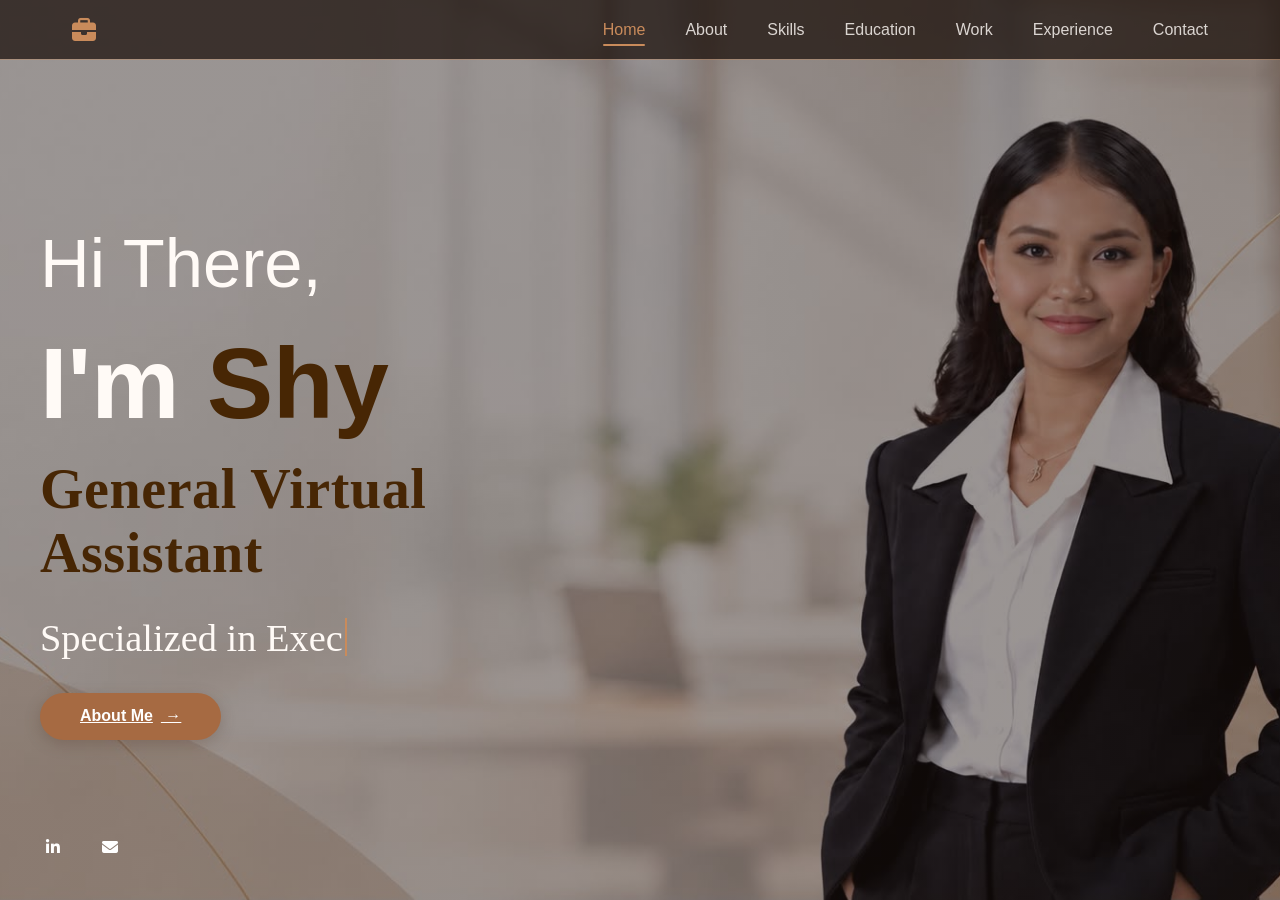
<file: Portfolio/index.html>
<!DOCTYPE html>
<html lang="en">
<head>
    <meta charset="UTF-8">
    <meta name="viewport" content="width=device-width, initial-scale=1.0">
    <title>Executive Virtual Assistant Portfolio</title>
    <link rel="stylesheet" href="home.css">
    <link rel="stylesheet" href="https://cdnjs.cloudflare.com/ajax/libs/font-awesome/6.4.0/css/all.min.css">
</head>
<body>
    <!-- Navigation Bar -->
    <nav class="navbar">
        <div class="nav-container">
            <div class="nav-logo">
                <i class="fas fa-briefcase" aria-label="Virtual assistant portfolio"></i>
            </div>
            <ul class="nav-menu">
                <li><a href="index.html" class="nav-link active">Home</a></li>
                <li><a href="about.html" class="nav-link">About</a></li>
                <li><a href="skills.html" class="nav-link">Skills</a></li>
                <li><a href="education.html" class="nav-link">Education</a></li>
                <li><a href="work.html" class="nav-link">Work</a></li>
                <li><a href="experience.html" class="nav-link">Experience</a></li>
                <li><a href="contact.html" class="nav-link">Contact</a></li>
            </ul>
        </div>
    </nav>

    <!-- ===== HOME SECTION ===== -->
    <section class="hero">
        <div class="hero-container">
            <div class="hero-content">
                <h2>Hi There,</h2>
                <h1>I'm <span class="highlight">Shy</span></h1>
                <h3 class="job-title">General Virtual Assistant</h3>
                <p class="subtitle typing-text">Specialized in <span class="highlight-text">Executive Virtual Assistance, GHL Automations &amp; Administrative support</span></p>
                <a href="about.html" class="btn-about">About Me</a>
                
                <div class="social-links">
                    <a href="https://www.linkedin.com/in/shaynamaedelValle/" class="social-icon" title="LinkedIn" target="_blank">
                        <i class="fab fa-linkedin-in"></i>
                    </a>
                    <a href="mailto:delvalleshaynamae@gmail.com" class="social-icon" title="Email">
                        <i class="fas fa-envelope"></i>
                    </a>
                </div>
            </div>
        </div>
    </section>

    <script>
        const typingLines = document.querySelectorAll('.typing-text');

        typingLines.forEach((line, lineIndex) => {
            const message = line.textContent.trim();
            let characterIndex = 0;
            let deleting = false;

            const typeLoop = () => {
                line.textContent = message.slice(0, characterIndex);

                if (!deleting && characterIndex < message.length) {
                    characterIndex += 1;
                    setTimeout(typeLoop, 55);
                    return;
                }

                if (!deleting) {
                    deleting = true;
                    setTimeout(typeLoop, 1800 + lineIndex * 400);
                    return;
                }

                if (characterIndex > 0) {
                    characterIndex -= 1;
                    setTimeout(typeLoop, 30);
                    return;
                }

                deleting = false;
                setTimeout(typeLoop, 500);
            };

            setTimeout(typeLoop, lineIndex * 700);
        });

        // Set active nav link based on current page
        function setActiveNav() {
            const currentPage = window.location.pathname.split('/').pop() || 'index.html';
            document.querySelectorAll('.nav-link').forEach(link => {
                link.classList.remove('active');
                if (link.getAttribute('href') === currentPage || (currentPage === '' && link.getAttribute('href') === 'index.html')) {
                    link.classList.add('active');
                }
            });
        }
        setActiveNav();
    </script>
</body>
</html>
</file>
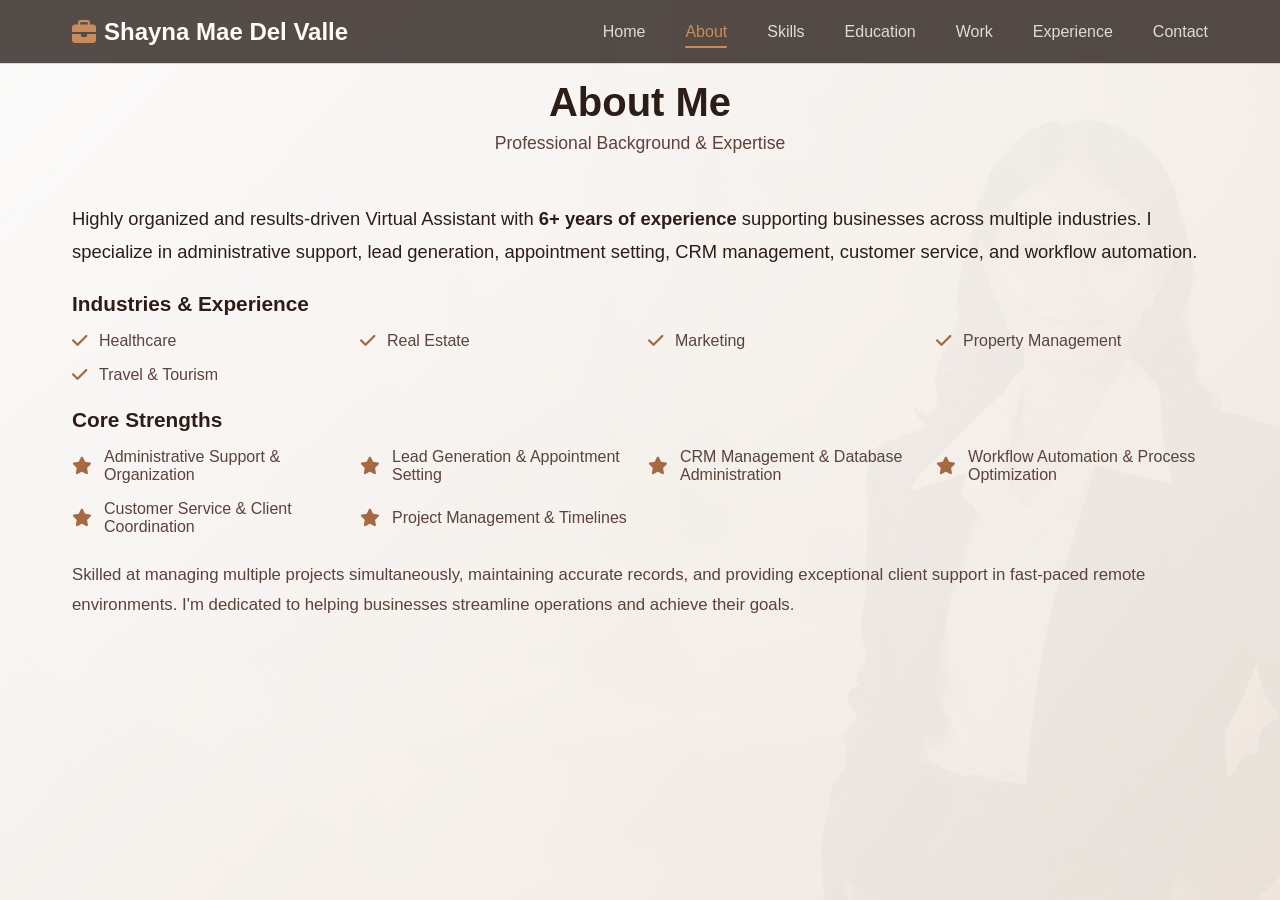
<file: Portfolio/about.html>
<!DOCTYPE html>
<html lang="en">
<head>
    <meta charset="UTF-8">
    <meta name="viewport" content="width=device-width, initial-scale=1.0">
    <title>About - Shayna Mae E. Del Valle</title>
    <link rel="stylesheet" href="home.css">
    <link rel="stylesheet" href="https://cdnjs.cloudflare.com/ajax/libs/font-awesome/6.4.0/css/all.min.css">
</head>
<body>
    <!-- Background Pattern -->
    <div class="background-pattern"></div>

    <!-- Navigation Bar -->
    <nav class="navbar">
        <div class="nav-container">
            <div class="nav-logo">
                <i class="fas fa-briefcase"></i> Shayna Mae Del Valle
            </div>
            <ul class="nav-menu">
                <li><a href="index.html" class="nav-link">Home</a></li>
                <li><a href="about.html" class="nav-link active">About</a></li>
                <li><a href="skills.html" class="nav-link">Skills</a></li>
                <li><a href="education.html" class="nav-link">Education</a></li>
                <li><a href="work.html" class="nav-link">Work</a></li>
                <li><a href="experience.html" class="nav-link">Experience</a></li>
                <li><a href="contact.html" class="nav-link">Contact</a></li>
            </ul>
        </div>
    </nav>

    <!-- ===== ABOUT SECTION ===== -->
    <section class="about page-section">
        <div class="container">
            <div class="section-header">
                <h2>About Me</h2>
                <p class="section-subtitle">Professional Background & Expertise</p>
            </div>

            <div class="about-content">
                <div class="about-text">
                    <p class="about-intro">
                        Highly organized and results-driven Virtual Assistant with <strong>6+ years of experience</strong> supporting businesses across multiple industries. I specialize in administrative support, lead generation, appointment setting, CRM management, customer service, and workflow automation.
                    </p>
                    
                    <div class="about-details">
                        <h3>Industries & Experience</h3>
                        <ul class="industries-list">
                            <li><i class="fas fa-check"></i> Healthcare</li>
                            <li><i class="fas fa-check"></i> Real Estate</li>
                            <li><i class="fas fa-check"></i> Marketing</li>
                            <li><i class="fas fa-check"></i> Property Management</li>
                            <li><i class="fas fa-check"></i> Travel & Tourism</li>
                        </ul>

                        <h3>Core Strengths</h3>
                        <ul class="strengths-list">
                            <li><i class="fas fa-star"></i> Administrative Support & Organization</li>
                            <li><i class="fas fa-star"></i> Lead Generation & Appointment Setting</li>
                            <li><i class="fas fa-star"></i> CRM Management & Database Administration</li>
                            <li><i class="fas fa-star"></i> Workflow Automation & Process Optimization</li>
                            <li><i class="fas fa-star"></i> Customer Service & Client Coordination</li>
                            <li><i class="fas fa-star"></i> Project Management & Timelines</li>
                        </ul>
                    </div>

                    <p class="about-closing">
                        Skilled at managing multiple projects simultaneously, maintaining accurate records, and providing exceptional client support in fast-paced remote environments. I'm dedicated to helping businesses streamline operations and achieve their goals.
                    </p>
                </div>
            </div>
        </div>
    </section>

    <script>
        // Set active nav link based on current page
        function setActiveNav() {
            const currentPage = window.location.pathname.split('/').pop();
            document.querySelectorAll('.nav-link').forEach(link => {
                link.classList.remove('active');
                if (link.getAttribute('href') === currentPage) {
                    link.classList.add('active');
                }
            });
        }
        setActiveNav();
    </script>
</body>
</html>
</file>
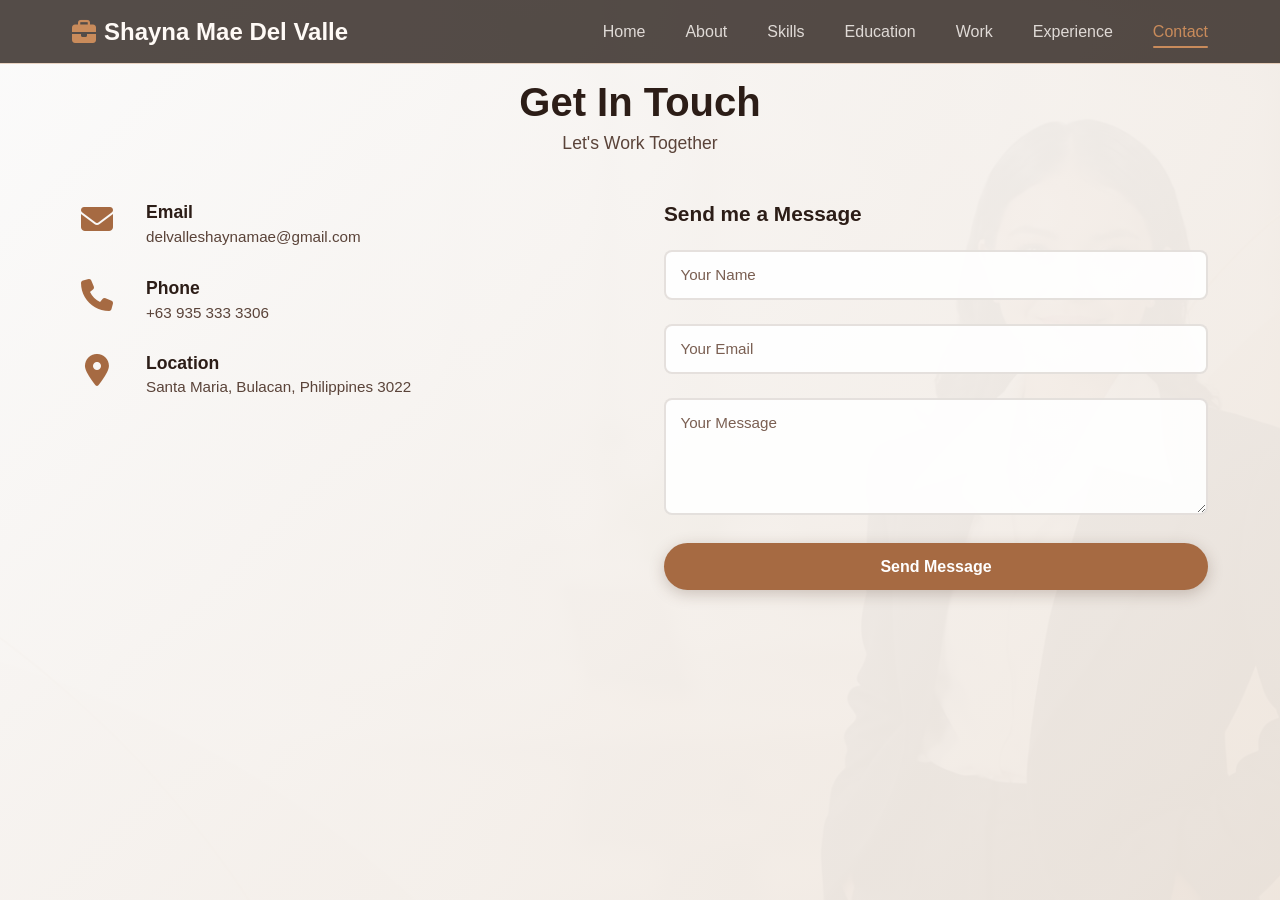
<file: Portfolio/contact.html>
<!DOCTYPE html>
<html lang="en">
<head>
    <meta charset="UTF-8">
    <meta name="viewport" content="width=device-width, initial-scale=1.0">
    <title>Contact - Shayna Mae E. Del Valle</title>
    <link rel="stylesheet" href="home.css">
    <link rel="stylesheet" href="https://cdnjs.cloudflare.com/ajax/libs/font-awesome/6.4.0/css/all.min.css">
</head>
<body>
    <!-- Background Pattern -->
    <div class="background-pattern"></div>

    <!-- Navigation Bar -->
    <nav class="navbar">
        <div class="nav-container">
            <div class="nav-logo">
                <i class="fas fa-briefcase"></i> Shayna Mae Del Valle
            </div>
            <ul class="nav-menu">
                <li><a href="index.html" class="nav-link">Home</a></li>
                <li><a href="about.html" class="nav-link">About</a></li>
                <li><a href="skills.html" class="nav-link">Skills</a></li>
                <li><a href="education.html" class="nav-link">Education</a></li>
                <li><a href="work.html" class="nav-link">Work</a></li>
                <li><a href="experience.html" class="nav-link">Experience</a></li>
                <li><a href="contact.html" class="nav-link active">Contact</a></li>
            </ul>
        </div>
    </nav>

    <!-- ===== CONTACT SECTION ===== -->
    <section class="contact page-section">
        <div class="container">
            <div class="section-header">
                <h2>Get In Touch</h2>
                <p class="section-subtitle">Let's Work Together</p>
            </div>

            <div class="contact-content">
                <div class="contact-info">
                    <div class="contact-item">
                        <div class="contact-icon">
                            <i class="fas fa-envelope"></i>
                        </div>
                        <div class="contact-details">
                            <h3>Email</h3>
                            <a href="mailto:delvalleshaynamae@gmail.com">delvalleshaynamae@gmail.com</a>
                        </div>
                    </div>

                    <div class="contact-item">
                        <div class="contact-icon">
                            <i class="fas fa-phone"></i>
                        </div>
                        <div class="contact-details">
                            <h3>Phone</h3>
                            <p>+63 935 333 3306</p>
                        </div>
                    </div>

                    <div class="contact-item">
                        <div class="contact-icon">
                            <i class="fas fa-map-marker-alt"></i>
                        </div>
                        <div class="contact-details">
                            <h3>Location</h3>
                            <p>Santa Maria, Bulacan, Philippines 3022</p>
                        </div>
                    </div>
                </div>

                <div class="contact-form">
                    <h3>Send me a Message</h3>
                    <form>
                        <div class="form-group">
                            <input type="text" placeholder="Your Name" required>
                        </div>
                        <div class="form-group">
                            <input type="email" placeholder="Your Email" required>
                        </div>
                        <div class="form-group">
                            <textarea placeholder="Your Message" rows="5" required></textarea>
                        </div>
                        <button type="submit" class="btn-submit">Send Message</button>
                    </form>
                </div>
            </div>
        </div>
    </section>

    <script>
        // Set active nav link based on current page
        function setActiveNav() {
            const currentPage = window.location.pathname.split('/').pop();
            document.querySelectorAll('.nav-link').forEach(link => {
                link.classList.remove('active');
                if (link.getAttribute('href') === currentPage) {
                    link.classList.add('active');
                }
            });
        }
        setActiveNav();
    </script>
</body>
</html>
</file>
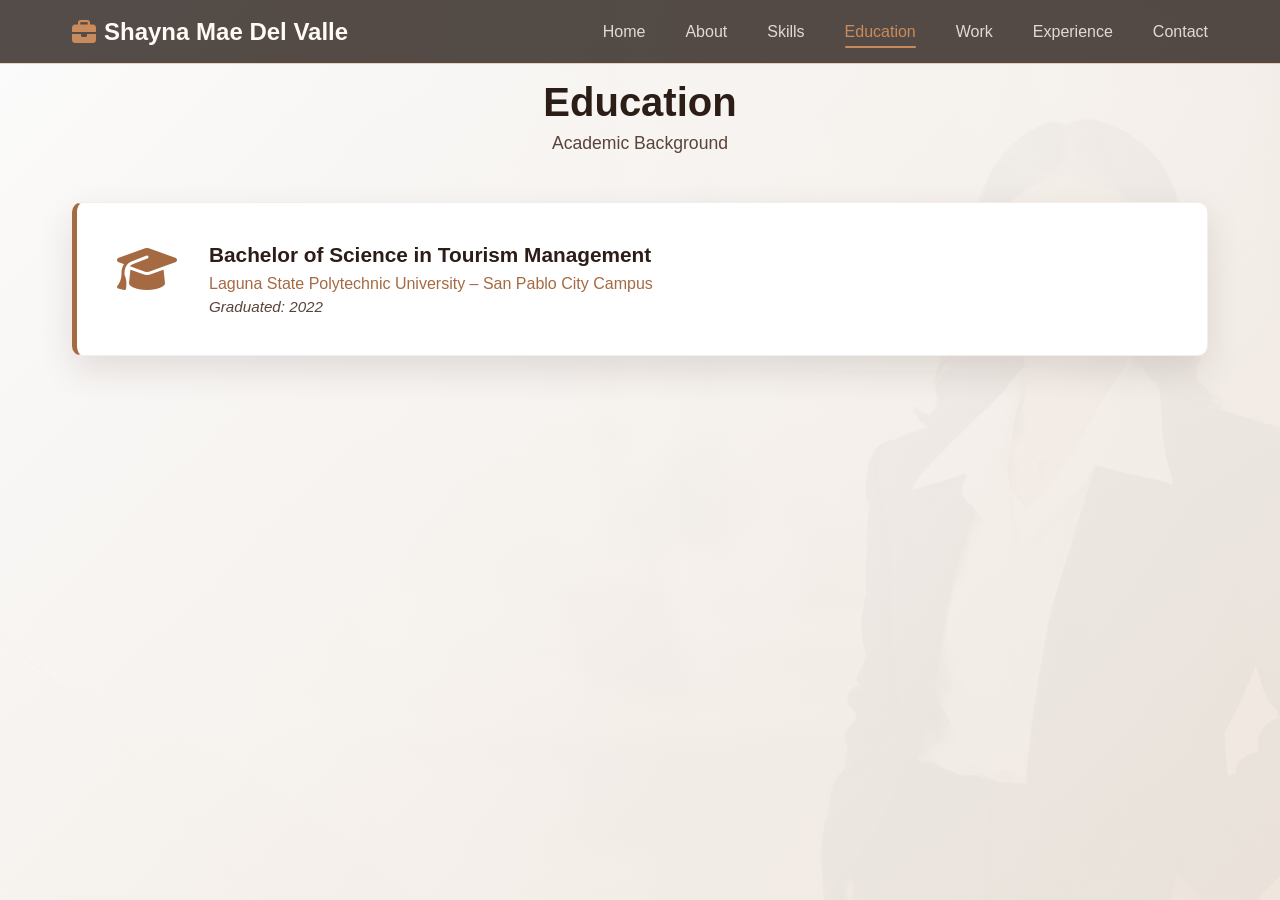
<file: Portfolio/education.html>
<!DOCTYPE html>
<html lang="en">
<head>
    <meta charset="UTF-8">
    <meta name="viewport" content="width=device-width, initial-scale=1.0">
    <title>Education - Shayna Mae E. Del Valle</title>
    <link rel="stylesheet" href="home.css">
    <link rel="stylesheet" href="https://cdnjs.cloudflare.com/ajax/libs/font-awesome/6.4.0/css/all.min.css">
</head>
<body>
    <!-- Background Pattern -->
    <div class="background-pattern"></div>

    <!-- Navigation Bar -->
    <nav class="navbar">
        <div class="nav-container">
            <div class="nav-logo">
                <i class="fas fa-briefcase"></i> Shayna Mae Del Valle
            </div>
            <ul class="nav-menu">
                <li><a href="index.html" class="nav-link">Home</a></li>
                <li><a href="about.html" class="nav-link">About</a></li>
                <li><a href="skills.html" class="nav-link">Skills</a></li>
                <li><a href="education.html" class="nav-link active">Education</a></li>
                <li><a href="work.html" class="nav-link">Work</a></li>
                <li><a href="experience.html" class="nav-link">Experience</a></li>
                <li><a href="contact.html" class="nav-link">Contact</a></li>
            </ul>
        </div>
    </nav>

    <!-- ===== EDUCATION SECTION ===== -->
    <section class="education page-section">
        <div class="container">
            <div class="section-header">
                <h2>Education</h2>
                <p class="section-subtitle">Academic Background</p>
            </div>

            <div class="education-content">
                <div class="education-card">
                    <div class="education-icon">
                        <i class="fas fa-graduation-cap"></i>
                    </div>
                    <div class="education-details">
                        <h3>Bachelor of Science in Tourism Management</h3>
                        <p class="education-institution">Laguna State Polytechnic University – San Pablo City Campus</p>
                        <p class="education-year">Graduated: 2022</p>
                    </div>
                </div>
            </div>
        </div>
    </section>

    <script>
        // Set active nav link based on current page
        function setActiveNav() {
            const currentPage = window.location.pathname.split('/').pop();
            document.querySelectorAll('.nav-link').forEach(link => {
                link.classList.remove('active');
                if (link.getAttribute('href') === currentPage) {
                    link.classList.add('active');
                }
            });
        }
        setActiveNav();
    </script>
</body>
</html>
</file>
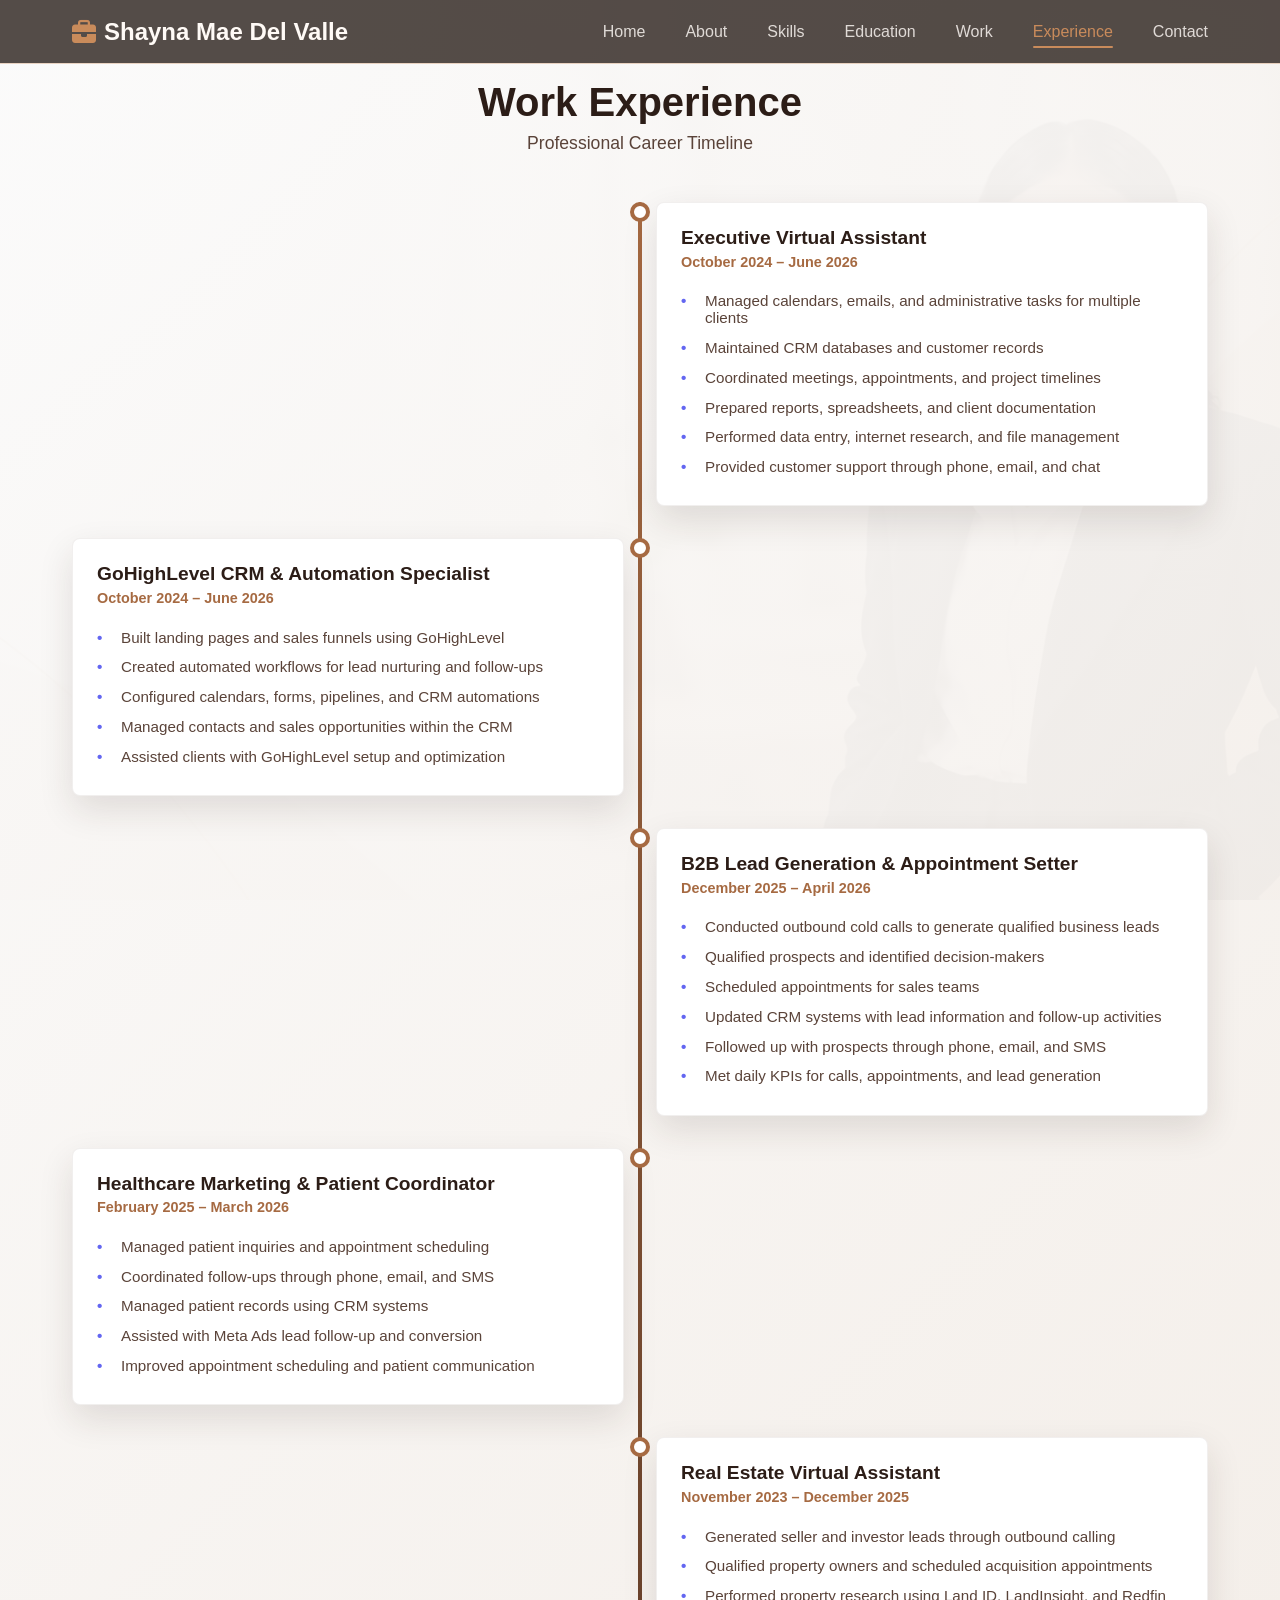
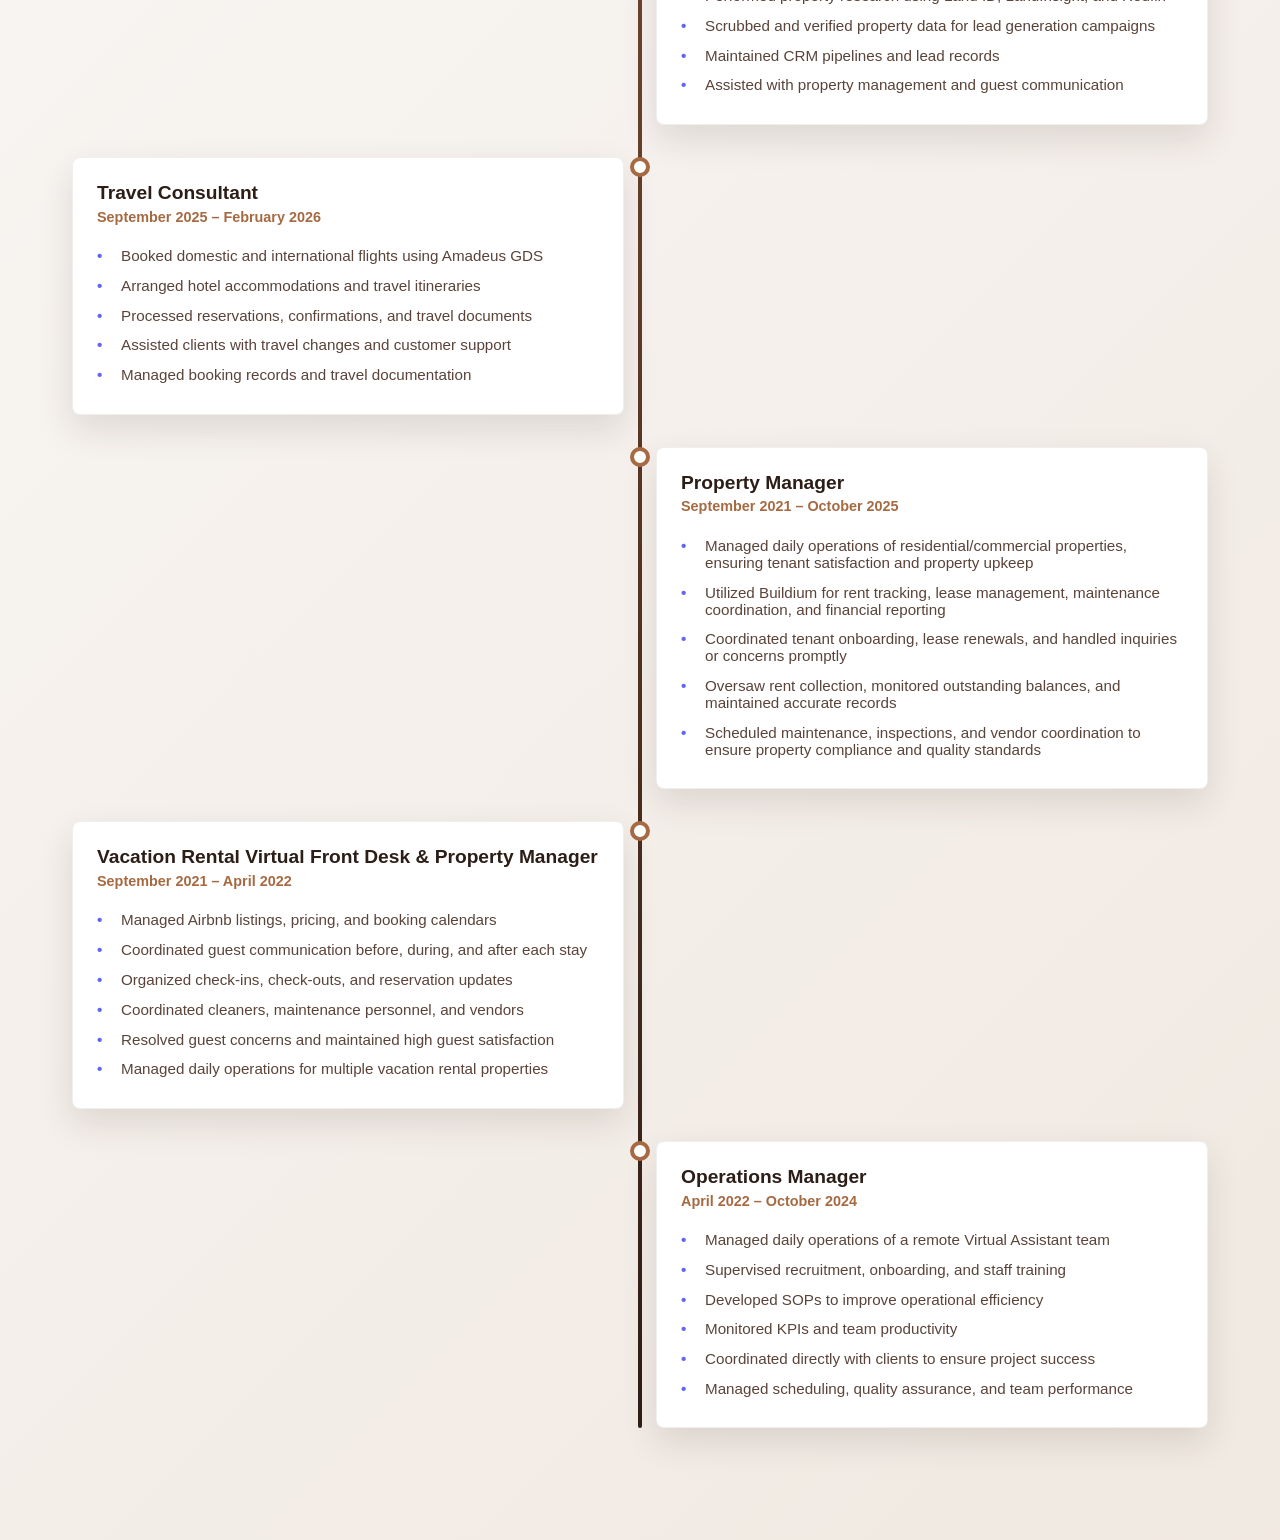
<file: Portfolio/experience.html>
<!DOCTYPE html>
<html lang="en">
<head>
    <meta charset="UTF-8">
    <meta name="viewport" content="width=device-width, initial-scale=1.0">
    <title>Experience - Shayna Mae E. Del Valle</title>
    <link rel="stylesheet" href="home.css">
    <link rel="stylesheet" href="https://cdnjs.cloudflare.com/ajax/libs/font-awesome/6.4.0/css/all.min.css">
</head>
<body>
    <!-- Background Pattern -->
    <div class="background-pattern"></div>

    <!-- Navigation Bar -->
    <nav class="navbar">
        <div class="nav-container">
            <div class="nav-logo">
                <i class="fas fa-briefcase"></i> Shayna Mae Del Valle
            </div>
            <ul class="nav-menu">
                <li><a href="index.html" class="nav-link">Home</a></li>
                <li><a href="about.html" class="nav-link">About</a></li>
                <li><a href="skills.html" class="nav-link">Skills</a></li>
                <li><a href="education.html" class="nav-link">Education</a></li>
                <li><a href="work.html" class="nav-link">Work</a></li>
                <li><a href="experience.html" class="nav-link active">Experience</a></li>
                <li><a href="contact.html" class="nav-link">Contact</a></li>
            </ul>
        </div>
    </nav>

    <!-- ===== EXPERIENCE SECTION ===== -->
    <section class="experience page-section">
        <div class="container">
            <div class="section-header">
                <h2>Work Experience</h2>
                <p class="section-subtitle">Professional Career Timeline</p>
            </div>

            <div class="timeline">
                <div class="timeline-item">
                    <div class="timeline-marker"></div>
                    <div class="timeline-content">
                        <h3>Executive Virtual Assistant</h3>
                        <p class="timeline-date">October 2024 – June 2026</p>
                        <ul>
                            <li>Managed calendars, emails, and administrative tasks for multiple clients</li>
                            <li>Maintained CRM databases and customer records</li>
                            <li>Coordinated meetings, appointments, and project timelines</li>
                            <li>Prepared reports, spreadsheets, and client documentation</li>
                            <li>Performed data entry, internet research, and file management</li>
                            <li>Provided customer support through phone, email, and chat</li>
                        </ul>
                    </div>
                </div>

                <div class="timeline-item">
                    <div class="timeline-marker"></div>
                    <div class="timeline-content">
                        <h3>GoHighLevel CRM & Automation Specialist</h3>
                        <p class="timeline-date">October 2024 – June 2026</p>
                        <ul>
                            <li>Built landing pages and sales funnels using GoHighLevel</li>
                            <li>Created automated workflows for lead nurturing and follow-ups</li>
                            <li>Configured calendars, forms, pipelines, and CRM automations</li>
                            <li>Managed contacts and sales opportunities within the CRM</li>
                            <li>Assisted clients with GoHighLevel setup and optimization</li>
                        </ul>
                    </div>
                </div>

                <div class="timeline-item">
                    <div class="timeline-marker"></div>
                    <div class="timeline-content">
                        <h3>B2B Lead Generation & Appointment Setter</h3>
                        <p class="timeline-date">December 2025 – April 2026</p>
                        <ul>
                            <li>Conducted outbound cold calls to generate qualified business leads</li>
                            <li>Qualified prospects and identified decision-makers</li>
                            <li>Scheduled appointments for sales teams</li>
                            <li>Updated CRM systems with lead information and follow-up activities</li>
                            <li>Followed up with prospects through phone, email, and SMS</li>
                            <li>Met daily KPIs for calls, appointments, and lead generation</li>
                        </ul>
                    </div>
                </div>

                <div class="timeline-item">
                    <div class="timeline-marker"></div>
                    <div class="timeline-content">
                        <h3>Healthcare Marketing & Patient Coordinator</h3>
                        <p class="timeline-date">February 2025 – March 2026</p>
                        <ul>
                            <li>Managed patient inquiries and appointment scheduling</li>
                            <li>Coordinated follow-ups through phone, email, and SMS</li>
                            <li>Managed patient records using CRM systems</li>
                            <li>Assisted with Meta Ads lead follow-up and conversion</li>
                            <li>Improved appointment scheduling and patient communication</li>
                        </ul>
                    </div>
                </div>

                <div class="timeline-item">
                    <div class="timeline-marker"></div>
                    <div class="timeline-content">
                        <h3>Real Estate Virtual Assistant</h3>
                        <p class="timeline-date">November 2023 – December 2025</p>
                        <ul>
                            <li>Generated seller and investor leads through outbound calling</li>
                            <li>Qualified property owners and scheduled acquisition appointments</li>
                            <li>Performed property research using Land ID, LandInsight, and Redfin</li>
                            <li>Scrubbed and verified property data for lead generation campaigns</li>
                            <li>Maintained CRM pipelines and lead records</li>
                            <li>Assisted with property management and guest communication</li>
                        </ul>
                    </div>
                </div>

                <div class="timeline-item">
                    <div class="timeline-marker"></div>
                    <div class="timeline-content">
                        <h3>Travel Consultant</h3>
                        <p class="timeline-date">September 2025 – February 2026</p>
                        <ul>
                            <li>Booked domestic and international flights using Amadeus GDS</li>
                            <li>Arranged hotel accommodations and travel itineraries</li>
                            <li>Processed reservations, confirmations, and travel documents</li>
                            <li>Assisted clients with travel changes and customer support</li>
                            <li>Managed booking records and travel documentation</li>
                        </ul>
                    </div>
                </div>

                <div class="timeline-item">
                    <div class="timeline-marker"></div>
                    <div class="timeline-content">
                        <h3>Property Manager</h3>
                        <p class="timeline-date">September 2021 – October 2025</p>
                        <ul>
                            <li>Managed daily operations of residential/commercial properties, ensuring tenant satisfaction and property upkeep</li>
                            <li>Utilized Buildium for rent tracking, lease management, maintenance coordination, and financial reporting</li>
                            <li>Coordinated tenant onboarding, lease renewals, and handled inquiries or concerns promptly</li>
                            <li>Oversaw rent collection, monitored outstanding balances, and maintained accurate records</li>
                            <li>Scheduled maintenance, inspections, and vendor coordination to ensure property compliance and quality standards</li>
                        </ul>
                    </div>
                </div>

                <div class="timeline-item">
                    <div class="timeline-marker"></div>
                    <div class="timeline-content">
                        <h3>Vacation Rental Virtual Front Desk & Property Manager</h3>
                        <p class="timeline-date">September 2021 – April 2022</p>
                        <ul>
                            <li>Managed Airbnb listings, pricing, and booking calendars</li>
                            <li>Coordinated guest communication before, during, and after each stay</li>
                            <li>Organized check-ins, check-outs, and reservation updates</li>
                            <li>Coordinated cleaners, maintenance personnel, and vendors</li>
                            <li>Resolved guest concerns and maintained high guest satisfaction</li>
                            <li>Managed daily operations for multiple vacation rental properties</li>
                        </ul>
                    </div>
                </div>

                <div class="timeline-item">
                    <div class="timeline-marker"></div>
                    <div class="timeline-content">
                        <h3>Operations Manager</h3>
                        <p class="timeline-date">April 2022 – October 2024</p>
                        <ul>
                            <li>Managed daily operations of a remote Virtual Assistant team</li>
                            <li>Supervised recruitment, onboarding, and staff training</li>
                            <li>Developed SOPs to improve operational efficiency</li>
                            <li>Monitored KPIs and team productivity</li>
                            <li>Coordinated directly with clients to ensure project success</li>
                            <li>Managed scheduling, quality assurance, and team performance</li>
                        </ul>
                    </div>
                </div>
            </div>
        </div>
    </section>

    <script>
        // Set active nav link based on current page
        function setActiveNav() {
            const currentPage = window.location.pathname.split('/').pop();
            document.querySelectorAll('.nav-link').forEach(link => {
                link.classList.remove('active');
                if (link.getAttribute('href') === currentPage) {
                    link.classList.add('active');
                }
            });
        }
        setActiveNav();
    </script>
</body>
</html>
</file>
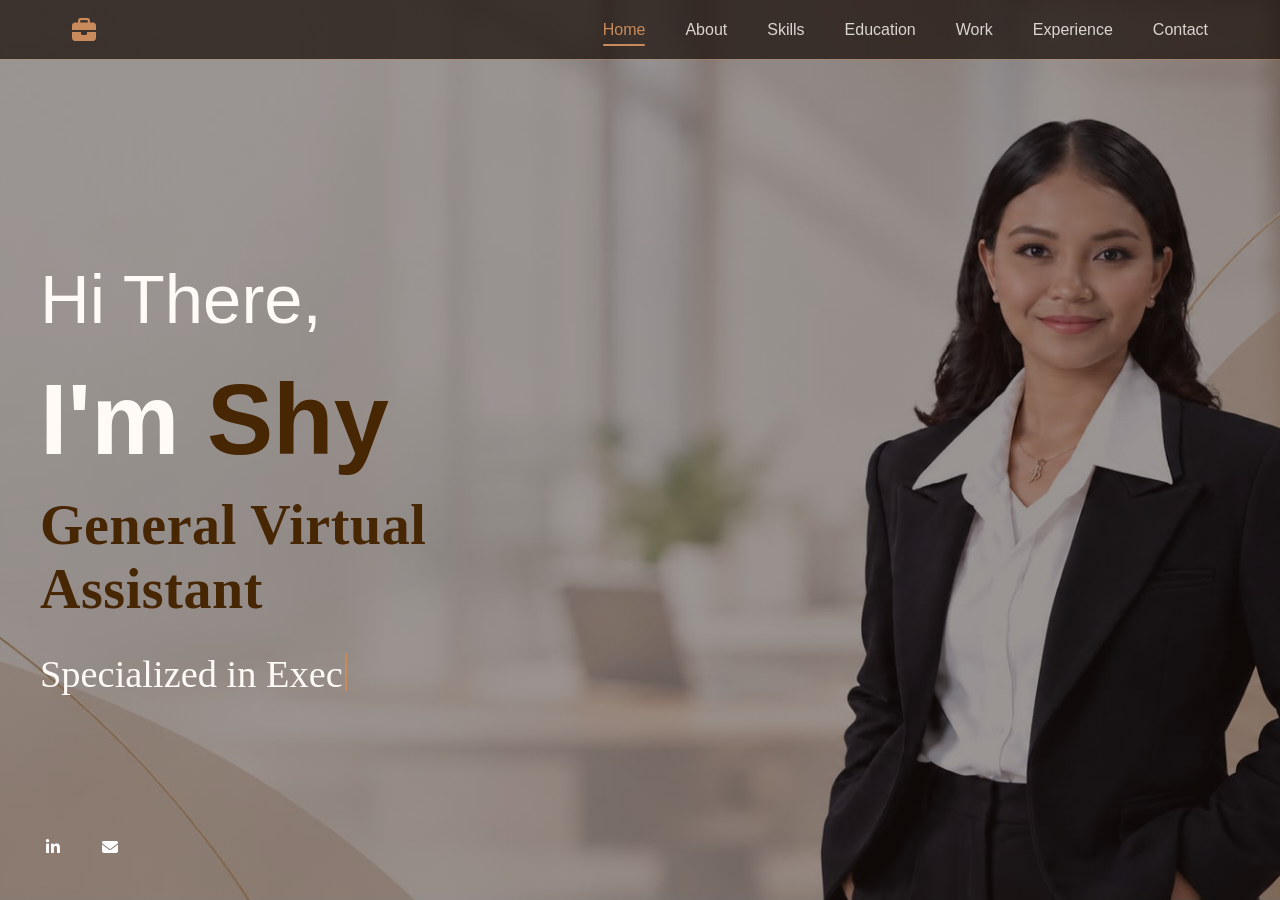
<file: Portfolio/home.html>
<!DOCTYPE html>
<html lang="en">
<head>
    <meta charset="UTF-8">
    <meta name="viewport" content="width=device-width, initial-scale=1.0">
    <title>Executive Virtual Assistant Portfolio</title>
    <link rel="stylesheet" href="home.css">
    <link rel="stylesheet" href="https://cdnjs.cloudflare.com/ajax/libs/font-awesome/6.4.0/css/all.min.css">
</head>
<body>
    <!-- Navigation Bar -->
    <nav class="navbar">
        <div class="nav-container">
            <div class="nav-logo">
                <i class="fas fa-briefcase" aria-label="Virtual assistant portfolio"></i>
            </div>
            <ul class="nav-menu">
                <li><a href="index.html" class="nav-link active">Home</a></li>
                <li><a href="about.html" class="nav-link">About</a></li>
                <li><a href="skills.html" class="nav-link">Skills</a></li>
                <li><a href="education.html" class="nav-link">Education</a></li>
                <li><a href="work.html" class="nav-link">Work</a></li>
                <li><a href="experience.html" class="nav-link">Experience</a></li>
                <li><a href="contact.html" class="nav-link">Contact</a></li>
            </ul>
        </div>
    </nav>

    <!-- ===== HOME SECTION ===== -->
    <section class="hero" id="home">
        <div class="hero-container">
            <div class="hero-content">
                <h2>Hi There,</h2>
                <h1>I'm <span class="highlight">Shy</span></h1>
                            <h3 class="job-title">General Virtual Assistant</h3>
                <p class="subtitle typing-text">Specialized in Executive Virtual Assistance, GHL Automations and Administrative support</p>
            </div>
            <div class="social-links" aria-label="Contact links">
                <a href="https://www.linkedin.com/in/shaynamaedelValle/" class="social-icon" title="LinkedIn" target="_blank" rel="noopener noreferrer">
                    <i class="fab fa-linkedin-in"></i>
                </a>
                <a href="mailto:delvalleshaynamae@gmail.com" class="social-icon" title="Email">
                    <i class="fas fa-envelope"></i>
                </a>
            </div>
        </div>
    </section>

    <script>
        const typingLines = document.querySelectorAll('.typing-text');

        typingLines.forEach((line, lineIndex) => {
            const message = line.textContent.trim();
            let characterIndex = 0;
            let deleting = false;

            const typeLoop = () => {
                line.textContent = message.slice(0, characterIndex);

                if (!deleting && characterIndex < message.length) {
                    characterIndex += 1;
                    setTimeout(typeLoop, 55);
                    return;
                }

                if (!deleting) {
                    deleting = true;
                    setTimeout(typeLoop, 1800 + lineIndex * 400);
                    return;
                }

                if (characterIndex > 0) {
                    characterIndex -= 1;
                    setTimeout(typeLoop, 30);
                    return;
                }

                deleting = false;
                setTimeout(typeLoop, 500);
            };

            setTimeout(typeLoop, lineIndex * 700);
        });
    </script>
</file>
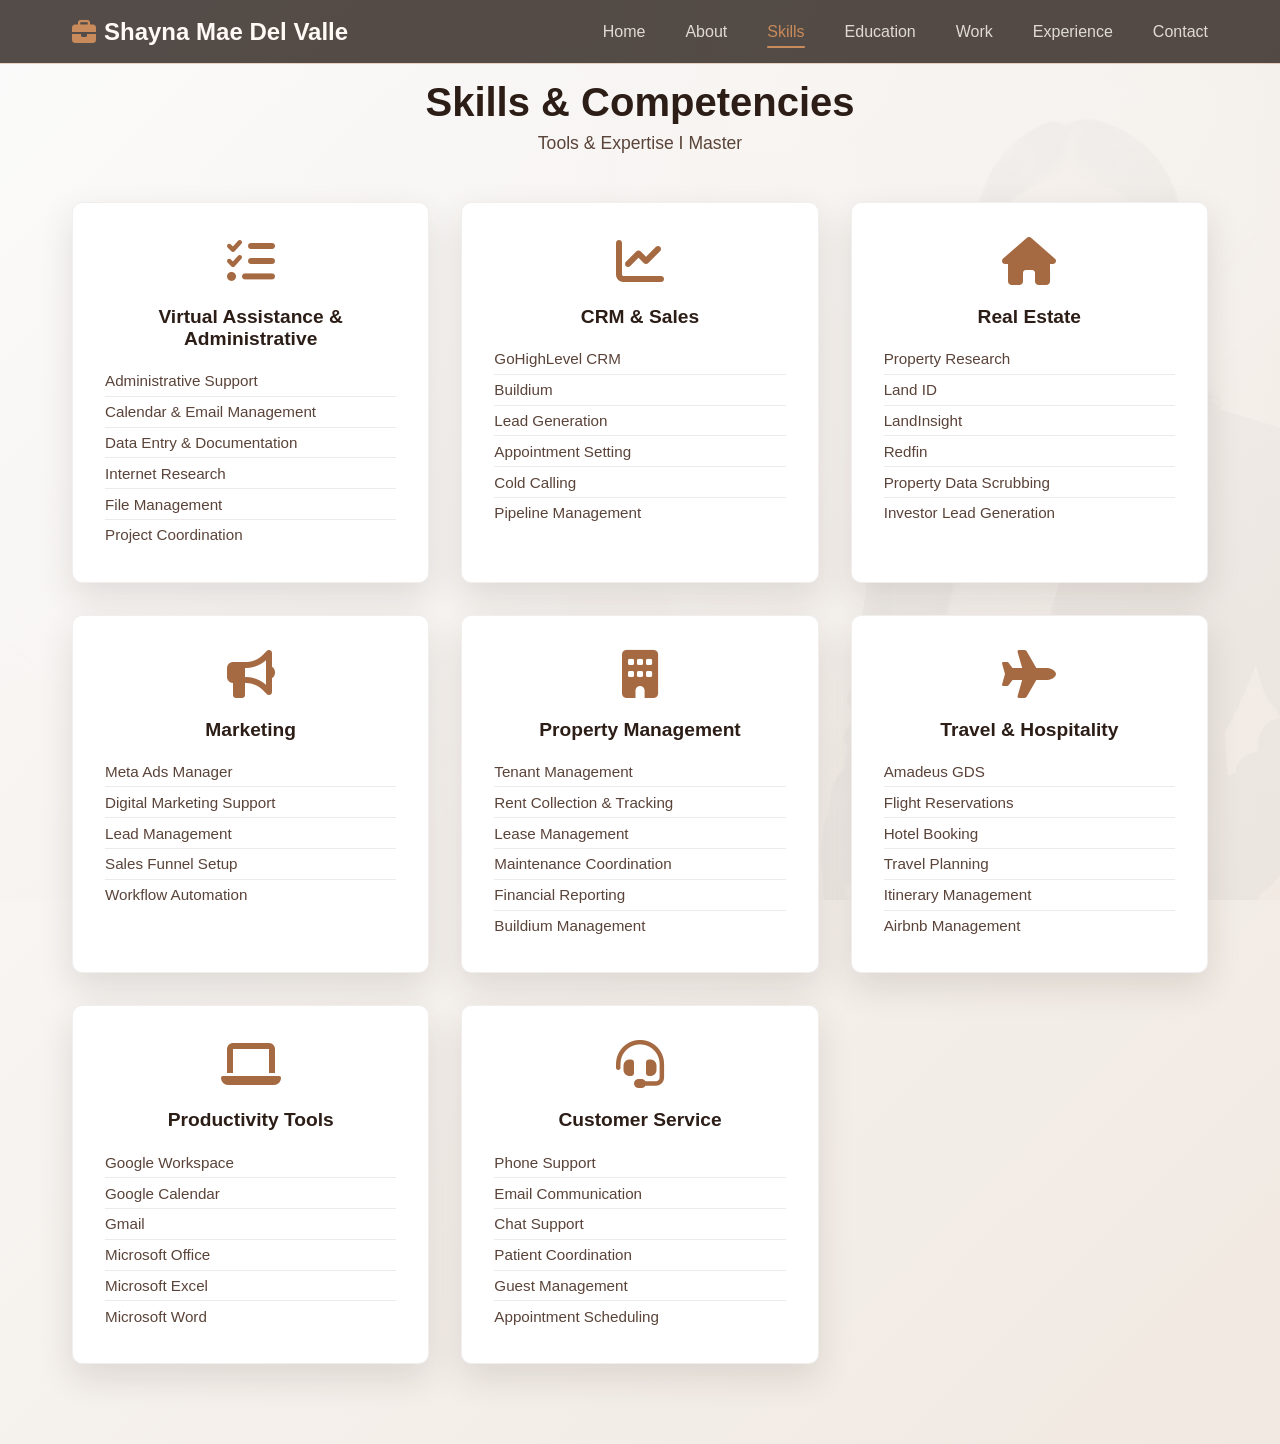
<file: Portfolio/skills.html>
<!DOCTYPE html>
<html lang="en">
<head>
    <meta charset="UTF-8">
    <meta name="viewport" content="width=device-width, initial-scale=1.0">
    <title>Skills - Shayna Mae E. Del Valle</title>
    <link rel="stylesheet" href="home.css">
    <link rel="stylesheet" href="https://cdnjs.cloudflare.com/ajax/libs/font-awesome/6.4.0/css/all.min.css">
</head>
<body>
    <!-- Background Pattern -->
    <div class="background-pattern"></div>

    <!-- Navigation Bar -->
    <nav class="navbar">
        <div class="nav-container">
            <div class="nav-logo">
                <i class="fas fa-briefcase"></i> Shayna Mae Del Valle
            </div>
            <ul class="nav-menu">
                <li><a href="index.html" class="nav-link">Home</a></li>
                <li><a href="about.html" class="nav-link">About</a></li>
                <li><a href="skills.html" class="nav-link active">Skills</a></li>
                <li><a href="education.html" class="nav-link">Education</a></li>
                <li><a href="work.html" class="nav-link">Work</a></li>
                <li><a href="experience.html" class="nav-link">Experience</a></li>
                <li><a href="contact.html" class="nav-link">Contact</a></li>
            </ul>
        </div>
    </nav>

    <!-- ===== SKILLS SECTION ===== -->
    <section class="skills page-section">
        <div class="container">
            <div class="section-header">
                <h2>Skills & Competencies</h2>
                <p class="section-subtitle">Tools & Expertise I Master</p>
            </div>

            <div class="skills-grid">
                <!-- Virtual Assistance & Administrative -->
                <div class="skill-card">
                    <div class="skill-icon">
                        <i class="fas fa-tasks"></i>
                    </div>
                    <h3>Virtual Assistance & Administrative</h3>
                    <ul>
                        <li>Administrative Support</li>
                        <li>Calendar & Email Management</li>
                        <li>Data Entry & Documentation</li>
                        <li>Internet Research</li>
                        <li>File Management</li>
                        <li>Project Coordination</li>
                    </ul>
                </div>

                <!-- CRM & Sales -->
                <div class="skill-card">
                    <div class="skill-icon">
                        <i class="fas fa-chart-line"></i>
                    </div>
                    <h3>CRM & Sales</h3>
                    <ul>
                        <li>GoHighLevel CRM</li>
                        <li>Buildium</li>
                        <li>Lead Generation</li>
                        <li>Appointment Setting</li>
                        <li>Cold Calling</li>
                        <li>Pipeline Management</li>
                    </ul>
                </div>

                <!-- Real Estate -->
                <div class="skill-card">
                    <div class="skill-icon">
                        <i class="fas fa-home"></i>
                    </div>
                    <h3>Real Estate</h3>
                    <ul>
                        <li>Property Research</li>
                        <li>Land ID</li>
                        <li>LandInsight</li>
                        <li>Redfin</li>
                        <li>Property Data Scrubbing</li>
                        <li>Investor Lead Generation</li>
                    </ul>
                </div>

                <!-- Marketing -->
                <div class="skill-card">
                    <div class="skill-icon">
                        <i class="fas fa-bullhorn"></i>
                    </div>
                    <h3>Marketing</h3>
                    <ul>
                        <li>Meta Ads Manager</li>
                        <li>Digital Marketing Support</li>
                        <li>Lead Management</li>
                        <li>Sales Funnel Setup</li>
                        <li>Workflow Automation</li>
                    </ul>
                </div>

                <!-- Property Management -->
                <div class="skill-card">
                    <div class="skill-icon">
                        <i class="fas fa-building"></i>
                    </div>
                    <h3>Property Management</h3>
                    <ul>
                        <li>Tenant Management</li>
                        <li>Rent Collection & Tracking</li>
                        <li>Lease Management</li>
                        <li>Maintenance Coordination</li>
                        <li>Financial Reporting</li>
                        <li>Buildium Management</li>
                    </ul>
                </div>

                <!-- Travel & Hospitality -->
                <div class="skill-card">
                    <div class="skill-icon">
                        <i class="fas fa-plane"></i>
                    </div>
                    <h3>Travel & Hospitality</h3>
                    <ul>
                        <li>Amadeus GDS</li>
                        <li>Flight Reservations</li>
                        <li>Hotel Booking</li>
                        <li>Travel Planning</li>
                        <li>Itinerary Management</li>
                        <li>Airbnb Management</li>
                    </ul>
                </div>

                <!-- Productivity Tools -->
                <div class="skill-card">
                    <div class="skill-icon">
                        <i class="fas fa-laptop"></i>
                    </div>
                    <h3>Productivity Tools</h3>
                    <ul>
                        <li>Google Workspace</li>
                        <li>Google Calendar</li>
                        <li>Gmail</li>
                        <li>Microsoft Office</li>
                        <li>Microsoft Excel</li>
                        <li>Microsoft Word</li>
                    </ul>
                </div>

                <!-- Customer Service -->
                <div class="skill-card">
                    <div class="skill-icon">
                        <i class="fas fa-headset"></i>
                    </div>
                    <h3>Customer Service</h3>
                    <ul>
                        <li>Phone Support</li>
                        <li>Email Communication</li>
                        <li>Chat Support</li>
                        <li>Patient Coordination</li>
                        <li>Guest Management</li>
                        <li>Appointment Scheduling</li>
                    </ul>
                </div>
            </div>
        </div>
    </section>

    <script>
        // Set active nav link based on current page
        function setActiveNav() {
            const currentPage = window.location.pathname.split('/').pop();
            document.querySelectorAll('.nav-link').forEach(link => {
                link.classList.remove('active');
                if (link.getAttribute('href') === currentPage) {
                    link.classList.add('active');
                }
            });
        }
        setActiveNav();
    </script>
</body>
</html>
</file>
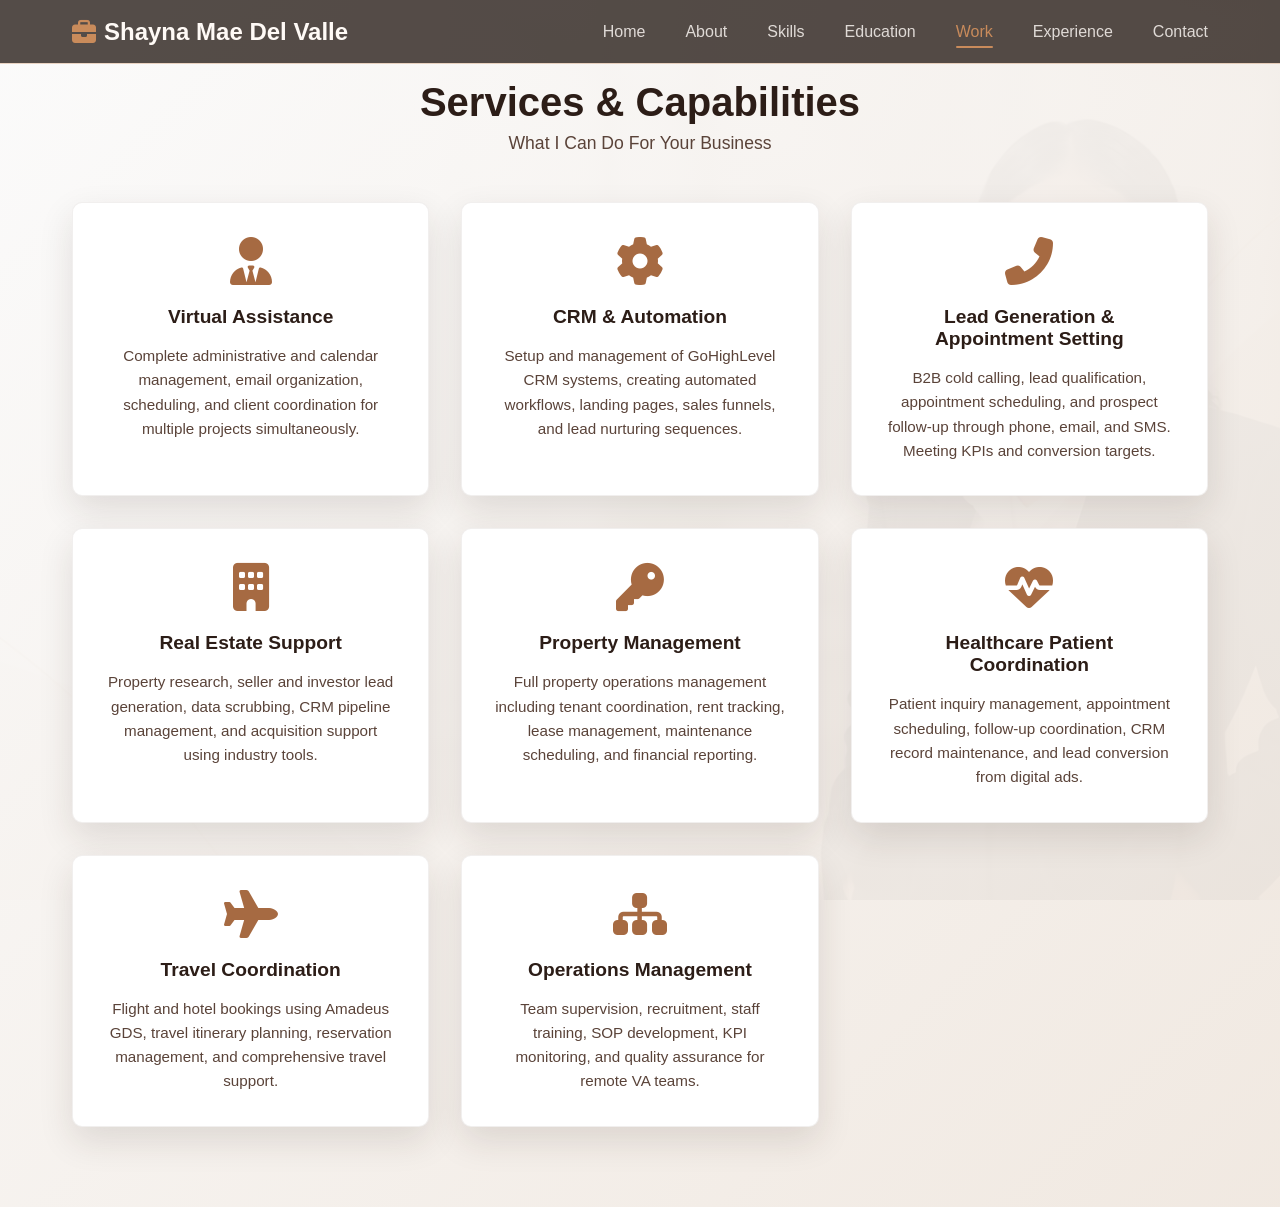
<file: Portfolio/work.html>
<!DOCTYPE html>
<html lang="en">
<head>
    <meta charset="UTF-8">
    <meta name="viewport" content="width=device-width, initial-scale=1.0">
    <title>Work - Shayna Mae E. Del Valle</title>
    <link rel="stylesheet" href="home.css">
    <link rel="stylesheet" href="https://cdnjs.cloudflare.com/ajax/libs/font-awesome/6.4.0/css/all.min.css">
</head>
<body>
    <!-- Background Pattern -->
    <div class="background-pattern"></div>

    <!-- Navigation Bar -->
    <nav class="navbar">
        <div class="nav-container">
            <div class="nav-logo">
                <i class="fas fa-briefcase"></i> Shayna Mae Del Valle
            </div>
            <ul class="nav-menu">
                <li><a href="index.html" class="nav-link">Home</a></li>
                <li><a href="about.html" class="nav-link">About</a></li>
                <li><a href="skills.html" class="nav-link">Skills</a></li>
                <li><a href="education.html" class="nav-link">Education</a></li>
                <li><a href="work.html" class="nav-link active">Work</a></li>
                <li><a href="experience.html" class="nav-link">Experience</a></li>
                <li><a href="contact.html" class="nav-link">Contact</a></li>
            </ul>
        </div>
    </nav>

    <!-- ===== WORK SECTION ===== -->
    <section class="work page-section">
        <div class="container">
            <div class="section-header">
                <h2>Services & Capabilities</h2>
                <p class="section-subtitle">What I Can Do For Your Business</p>
            </div>

            <div class="work-grid">
                <div class="work-card">
                    <div class="work-icon">
                        <i class="fas fa-user-tie"></i>
                    </div>
                    <h3>Virtual Assistance</h3>
                    <p>Complete administrative and calendar management, email organization, scheduling, and client coordination for multiple projects simultaneously.</p>
                </div>

                <div class="work-card">
                    <div class="work-icon">
                        <i class="fas fa-cog"></i>
                    </div>
                    <h3>CRM & Automation</h3>
                    <p>Setup and management of GoHighLevel CRM systems, creating automated workflows, landing pages, sales funnels, and lead nurturing sequences.</p>
                </div>

                <div class="work-card">
                    <div class="work-icon">
                        <i class="fas fa-phone-alt"></i>
                    </div>
                    <h3>Lead Generation & Appointment Setting</h3>
                    <p>B2B cold calling, lead qualification, appointment scheduling, and prospect follow-up through phone, email, and SMS. Meeting KPIs and conversion targets.</p>
                </div>

                <div class="work-card">
                    <div class="work-icon">
                        <i class="fas fa-building"></i>
                    </div>
                    <h3>Real Estate Support</h3>
                    <p>Property research, seller and investor lead generation, data scrubbing, CRM pipeline management, and acquisition support using industry tools.</p>
                </div>

                <div class="work-card">
                    <div class="work-icon">
                        <i class="fas fa-key"></i>
                    </div>
                    <h3>Property Management</h3>
                    <p>Full property operations management including tenant coordination, rent tracking, lease management, maintenance scheduling, and financial reporting.</p>
                </div>

                <div class="work-card">
                    <div class="work-icon">
                        <i class="fas fa-heartbeat"></i>
                    </div>
                    <h3>Healthcare Patient Coordination</h3>
                    <p>Patient inquiry management, appointment scheduling, follow-up coordination, CRM record maintenance, and lead conversion from digital ads.</p>
                </div>

                <div class="work-card">
                    <div class="work-icon">
                        <i class="fas fa-plane"></i>
                    </div>
                    <h3>Travel Coordination</h3>
                    <p>Flight and hotel bookings using Amadeus GDS, travel itinerary planning, reservation management, and comprehensive travel support.</p>
                </div>

                <div class="work-card">
                    <div class="work-icon">
                        <i class="fas fa-sitemap"></i>
                    </div>
                    <h3>Operations Management</h3>
                    <p>Team supervision, recruitment, staff training, SOP development, KPI monitoring, and quality assurance for remote VA teams.</p>
                </div>
            </div>
        </div>
    </section>

    <script>
        // Set active nav link based on current page
        function setActiveNav() {
            const currentPage = window.location.pathname.split('/').pop();
            document.querySelectorAll('.nav-link').forEach(link => {
                link.classList.remove('active');
                if (link.getAttribute('href') === currentPage) {
                    link.classList.add('active');
                }
            });
        }
        setActiveNav();
    </script>
</body>
</html>
</file>
<file: Portfolio/home.css>
/* ===== Global Styles ===== */
:root {
    --brown: #a66a42;
    --brown-soft: #c98b5b;
    --dark-brown: #2f1d16;
    --dark-brown-deep: #1a110d;
    --panel: rgba(47, 29, 22, 0.84);
    --panel-light: rgba(71, 45, 35, 0.8);
    --white: #ffffff;
    --text: #fffaf6;
    --muted: #e8d7c8;
    --line: rgba(201, 139, 91, 0.35);
    --text-dark: #2c1d17;
    --text-soft: #5a4339;
}

* {
    margin: 0;
    padding: 0;
    box-sizing: border-box;
}

body {
    font-family: 'Segoe UI', Tahoma, Geneva, Verdana, sans-serif;
    background: linear-gradient(rgba(32, 20, 16, 0.45), rgba(32, 20, 16, 0.45)), url('images/VA\ PIC.png') center center / cover no-repeat fixed;
    color: var(--text);
    overflow-x: hidden;
    min-height: 100vh;
}

.container {
    max-width: 1200px;
    margin: 0 auto;
    padding: 0 2rem;
}

/* ===== Background Pattern ===== */
/* ===== Navbar ===== */
.navbar {
    position: fixed;
    top: 0;
    width: 100%;
    background: rgba(28, 18, 13, 0.75);
    box-shadow: 0 1px 0 var(--line);
    z-index: 1000;
    padding: 1.1rem 0;
    backdrop-filter: none;
}

.nav-container {
    max-width: 1200px;
    margin: 0 auto;
    padding: 0 2rem;
    display: flex;
    justify-content: space-between;
    align-items: center;
}

.nav-logo {
    font-size: 1.5rem;
    font-weight: bold;
    color: var(--text);
    display: flex;
    align-items: center;
    gap: 0.5rem;
}

.nav-logo i {
    color: var(--brown-soft);
}

.nav-menu {
    display: flex;
    list-style: none;
    gap: 2.5rem;
    align-items: center;
}

.nav-link {
    text-decoration: none;
    color: rgba(255, 250, 246, 0.82);
    transition: color 0.3s ease;
    position: relative;
}

.nav-link:hover,
.nav-link.active {
    color: var(--brown-soft);
}

.nav-link.active::after {
    content: '';
    position: absolute;
    bottom: -8px;
    left: 0;
    width: 100%;
    height: 2px;
    background: var(--brown-soft);
    border-radius: 2px;
}

/* ===== Section Header ===== */
.section-header {
    text-align: center;
    margin-bottom: 3rem;
}

.section-header h2 {
    font-size: 2.5rem;
    color: var(--text-dark);
    margin-bottom: 0.5rem;
    font-weight: 700;
}

.section-subtitle {
    font-size: 1.1rem;
    color: var(--text-soft);
    font-weight: 400;
}

/* ===== Hero Section ===== */
.hero {
    min-height: 100vh;
    display: flex;
    align-items: center;
    justify-content: center;
    padding: 6rem 2rem 2rem;
    position: relative;
}

.hero-container {
    max-width: 1200px;
    width: 100%;
    position: relative;
    display: grid;
    grid-template-columns: 1fr 1fr;
    gap: 4rem;
    align-items: center;
}

.hero-content {
    display: flex;
    flex-direction: column;
    gap: 1.5rem;
}

.hero-content h2 {
    font-size: 4.3rem;
    color: var(--white);
    font-weight: 500;
}

.hero-content h1 {
    font-size: 6.2rem;
    font-weight: 700;
    line-height: 1.15;
    color: var(--white);
}

.job-title {
    font-size: 3.5rem;
    color: var(--brown-soft);
    font-family: Georgia, 'Times New Roman', serif;
    font-weight: 700;
    letter-spacing: 0.01em;
    margin-top: -0.5rem;
}

.highlight {
    color: #472604;
}

.subtitle {
    font-size: 2.4rem;
    color: var(--muted);
    font-family: Georgia, 'Times New Roman', serif;
    font-weight: 500;
    line-height: 1.55;
}

.typing-text {
    min-height: 1.55em;
}

.typing-text::after {
    content: '';
    display: inline-block;
    height: 1em;
    margin-left: 0.15rem;
    border-right: 2px solid var(--brown-soft);
    vertical-align: -0.12em;
    animation: cursor-blink 0.7s step-end infinite;
    
}

.highlight-text {
    color: var(--white);
    font-weight: 600;
}

/* ===== Button ===== */
.btn-about {
    padding: 0.9rem 2.5rem;
    background: var(--brown);
    color: var(--white);
    border: none;
    border-radius: 50px;
    font-size: 1rem;
    font-weight: 600;
    cursor: pointer;
    width: fit-content;
    transition: all 0.3s ease;
    box-shadow: 0 4px 15px rgba(79, 50, 36, 0.25);
}

.btn-about:hover {
    background: var(--dark-brown);
    transform: translateY(-3px);
    box-shadow: 0 6px 20px rgba(79, 50, 36, 0.35);
}

.btn-about::after {
    content: ' \2192';
    margin-left: 0.5rem;
}

.btn-submit {
    padding: 0.9rem 2.5rem;
    background: var(--brown);
    color: var(--white);
    border: none;
    border-radius: 50px;
    font-size: 1rem;
    font-weight: 600;
    cursor: pointer;
    transition: all 0.3s ease;
    box-shadow: 0 4px 15px rgba(79, 50, 36, 0.25);
    width: 100%;
}

.btn-submit:hover {
    background: var(--dark-brown);
    transform: translateY(-3px);
    box-shadow: 0 6px 20px rgba(79, 50, 36, 0.35);
}

/* ===== Social Links ===== */
.social-links {
    display: flex;
    gap: 1rem;
    position: fixed;
    left: 2rem;
    bottom: 2rem;
    z-index: 10;
}

.social-icon {
    width: 2.6rem;
    height: 2.6rem;
    background: transparent;
    border-radius: 0;
    display: flex;
    align-items: center;
    justify-content: center;
    color: var(--white);
    text-decoration: none;
    transition: all 0.3s ease;
    font-size: 1rem;
}

.social-icon:hover {
    background: var(--brown);
    transform: translateY(-3px);
    box-shadow: 0 8px 20px rgba(47, 29, 22, 0.3);
}

.hero-content h2,
.hero-content h1,
.subtitle {
    color: var(--text);
}

.job-title {
    color: #472604;
}

.highlight-text {
    color: var(--white);
}

.btn-about,
.btn-submit {
    background: var(--brown);
}

.btn-about:hover,
.btn-submit:hover {
    background: var(--dark-brown);
}

.social-icon:hover {
    color: var(--brown-soft);
    background: transparent;
}

@keyframes hero-text-reveal {
    from {
        opacity: 0;
        transform: translateY(18px);
        filter: blur(3px);
    }

    to {
        opacity: 1;
        transform: translateY(0);
        filter: blur(0);
    }
}

@keyframes cursor-blink {
    0%,
    45% { opacity: 1; }
    46%,
    100% { opacity: 0; }
}

/* ===== Page Section Styling ===== */
.page-section {
    padding-top: 8rem;
    padding-bottom: 5rem;
}

/* ===== About Section ===== */
.about {
    padding: 5rem 0;
    background-color: #fff;
}

.about-content {
    display: grid;
    grid-template-columns: 1fr;
}

.about-text p {
    font-size: 1.05rem;
    line-height: 1.8;
    color: #555;
    margin-bottom: 1.5rem;
}

.about-intro {
    font-size: 1.15rem !important;
    color: #333 !important;
    font-weight: 500 !important;
}

.about-details h3 {
    font-size: 1.3rem;
    color: #333;
    margin-bottom: 1rem;
    margin-top: 1.5rem;
    font-weight: 600;
}

.industries-list,
.strengths-list {
    list-style: none;
    display: grid;
    grid-template-columns: repeat(auto-fit, minmax(250px, 1fr));
    gap: 1rem;
}

.industries-list li,
.strengths-list li {
    font-size: 1rem;
    color: #555;
    display: flex;
    align-items: center;
    gap: 0.75rem;
}

.industries-list i,
.strengths-list i {
    color: #6366f1;
    font-size: 1.1rem;
}

.about-closing {
    font-size: 1.05rem !important;
    color: #555 !important;
    margin-top: 1.5rem !important;
}

/* ===== Skills Section ===== */
.skills {
    padding: 5rem 0;
    background-color: #f8f9fa;
}

.skills-grid {
    display: grid;
    grid-template-columns: repeat(auto-fit, minmax(280px, 1fr));
    gap: 2rem;
}

.skill-card {
    background: white;
    padding: 2rem;
    border-radius: 10px;
    box-shadow: 0 4px 15px rgba(0, 0, 0, 0.08);
    transition: all 0.3s ease;
    text-align: center;
}

.skill-card:hover {
    transform: translateY(-5px);
    box-shadow: 0 8px 25px rgba(0, 0, 0, 0.15);
}

.skill-icon {
    font-size: 3rem;
    color: #6366f1;
    margin-bottom: 1rem;
}

.skill-card h3 {
    font-size: 1.2rem;
    color: #333;
    margin-bottom: 1rem;
    font-weight: 600;
}

.skill-card ul {
    list-style: none;
    text-align: left;
}

.skill-card li {
    font-size: 0.95rem;
    color: #666;
    padding: 0.4rem 0;
    border-bottom: 1px solid #e0e0e0;
}

.skill-card li:last-child {
    border-bottom: none;
}

/* ===== Education Section ===== */
.education {
    padding: 5rem 0;
    background-color: #fff;
}

.education-content {
    display: grid;
    grid-template-columns: 1fr;
    gap: 2rem;
}

.education-card {
    background: linear-gradient(135deg, #f5f7ff 0%, #fff 100%);
    padding: 2.5rem;
    border-radius: 10px;
    border-left: 5px solid #6366f1;
    box-shadow: 0 4px 15px rgba(0, 0, 0, 0.08);
    display: flex;
    gap: 2rem;
    align-items: flex-start;
}

.education-icon {
    font-size: 3rem;
    color: #6366f1;
    min-width: 60px;
    text-align: center;
}

.education-details h3 {
    font-size: 1.3rem;
    color: #333;
    margin-bottom: 0.5rem;
    font-weight: 600;
}

.education-institution {
    font-size: 1rem;
    color: #6366f1;
    font-weight: 500;
    margin-bottom: 0.3rem;
}

.education-year {
    font-size: 0.95rem;
    color: #999;
    font-style: italic;
}

/* ===== Work Section ===== */
.work {
    padding: 5rem 0;
    background-color: #f8f9fa;
}

.work-grid {
    display: grid;
    grid-template-columns: repeat(auto-fit, minmax(280px, 1fr));
    gap: 2rem;
}

.work-card {
    background: white;
    padding: 2rem;
    border-radius: 10px;
    box-shadow: 0 4px 15px rgba(0, 0, 0, 0.08);
    transition: all 0.3s ease;
    text-align: center;
}

.work-card:hover {
    transform: translateY(-5px);
    box-shadow: 0 8px 25px rgba(0, 0, 0, 0.15);
    border-top: 4px solid #6366f1;
}

.work-icon {
    font-size: 3rem;
    color: #ff9500;
    margin-bottom: 1rem;
}

.work-card h3 {
    font-size: 1.2rem;
    color: #333;
    margin-bottom: 1rem;
    font-weight: 600;
}

.work-card p {
    font-size: 0.95rem;
    color: #666;
    line-height: 1.6;
}

/* ===== Experience Section ===== */
.experience {
    padding: 5rem 0;
    background-color: #fff;
}

.timeline {
    position: relative;
    padding: 0;
}

.timeline::before {
    content: '';
    position: absolute;
    left: 50%;
    transform: translateX(-50%);
    width: 4px;
    height: 100%;
    background: linear-gradient(180deg, #6366f1 0%, #ff9500 100%);
    border-radius: 2px;
}

.timeline-item {
    margin-bottom: 2rem;
    display: grid;
    grid-template-columns: 1fr 1fr;
    gap: 2rem;
    position: relative;
}

.timeline-item:nth-child(even) .timeline-content {
    grid-column: 1;
}

.timeline-item:nth-child(odd) .timeline-content {
    grid-column: 2;
}

.timeline-marker {
    position: absolute;
    left: 50%;
    transform: translateX(-50%);
    width: 20px;
    height: 20px;
    background: white;
    border: 4px solid #6366f1;
    border-radius: 50%;
    top: 0;
    z-index: 10;
}

.timeline-content {
    padding: 1.5rem;
    background: #f8f9fa;
    border-radius: 8px;
    box-shadow: 0 4px 15px rgba(0, 0, 0, 0.08);
}

.timeline-content h3 {
    font-size: 1.2rem;
    color: #333;
    margin-bottom: 0.3rem;
    font-weight: 600;
}

.timeline-date {
    font-size: 0.9rem;
    color: #6366f1;
    font-weight: 600;
    margin-bottom: 1rem;
}

.timeline-content ul {
    list-style: none;
}

.timeline-content li {
    font-size: 0.95rem;
    color: #666;
    padding: 0.4rem 0 0.4rem 1.5rem;
    position: relative;
}

.timeline-content li::before {
    content: '\2022';
    position: absolute;
    left: 0;
    color: #6366f1;
    font-weight: bold;
}

/* ===== Contact Section ===== */
.contact {
    padding: 5rem 0;
    background-color: #f8f9fa;
}

.contact-content {
    display: grid;
    grid-template-columns: 1fr 1fr;
    gap: 3rem;
}

.contact-info {
    display: flex;
    flex-direction: column;
    gap: 2rem;
}

.contact-item {
    display: flex;
    gap: 1.5rem;
    align-items: flex-start;
}

.contact-icon {
    font-size: 2rem;
    color: #6366f1;
    min-width: 50px;
    text-align: center;
}

.contact-details h3 {
    font-size: 1.1rem;
    color: #333;
    margin-bottom: 0.3rem;
    font-weight: 600;
}

.contact-details a,
.contact-details p {
    font-size: 0.95rem;
    color: #666;
    text-decoration: none;
    transition: color 0.3s ease;
}

.contact-details a:hover {
    color: #6366f1;
}

.contact-form h3 {
    font-size: 1.3rem;
    color: #333;
    margin-bottom: 1.5rem;
    font-weight: 600;
}

.form-group {
    margin-bottom: 1.5rem;
}

.form-group input,
.form-group textarea {
    width: 100%;
    padding: 0.9rem;
    border: 2px solid #e0e0e0;
    border-radius: 8px;
    font-size: 0.95rem;
    font-family: inherit;
    transition: border-color 0.3s ease;
}

.form-group input:focus,
.form-group textarea:focus {
    outline: none;
    border-color: #6366f1;
}

.form-group textarea {
    resize: vertical;
}

/* ===== Responsive Design ===== */
@media (max-width: 768px) {
    body {
        background-position: 65% center;
    }

    .nav-menu {
        gap: 1.5rem;
        font-size: 0.85rem;
    }

    .hero-container {
        grid-template-columns: 1fr;
        gap: 2rem;
        padding-top: 3rem;
    }

    .hero-content h1 {
        font-size: 2.5rem;
    }

    .hero-content h2 {
        font-size: 1.5rem;
    }

    .job-title {
        font-size: 1.2rem;
    }

    .subtitle {
        font-size: 1rem;
    }

    .section-header h2 {
        font-size: 2rem;
    }

    .skills-grid {
        grid-template-columns: 1fr;
    }

    .work-grid {
        grid-template-columns: 1fr;
    }

    .timeline::before {
        left: 20px;
    }

    .timeline-item {
        grid-template-columns: 1fr;
    }

    .timeline-item .timeline-content {
        grid-column: 1;
        margin-left: 50px;
    }

    .timeline-marker {
        left: 20px;
    }

    .contact-content {
        grid-template-columns: 1fr;
    }
}

@media (max-width: 480px) {
    body {
        background-size: auto 100%;
        background-position: 68% center;
    }

    .navbar {
        position: absolute;
    }

    .nav-container {
        align-items: flex-start;
        flex-direction: column;
        gap: 0.75rem;
    }

    .nav-container {
        padding: 0 1rem;
    }

    .nav-menu {
        gap: 1rem;
        font-size: 0.75rem;
    }

    .nav-logo {
        font-size: 1.2rem;
    }

    .hero {
        align-items: flex-end;
        min-height: 100svh;
        padding: 10rem 1rem 2rem;
    }

    .hero-content h1 {
        font-size: 2rem;
    }

    .hero-content h2 {
        font-size: 1.2rem;
    }

    .job-title {
        font-size: 1rem;
    }

    .subtitle {
        font-size: 0.95rem;
    }

    .btn-about {
        padding: 0.7rem 1.8rem;
        font-size: 0.9rem;
    }

    .social-icon {
        width: 2.2rem;
        height: 2.2rem;
        font-size: 0.9rem;
    }

    .social-links {
        left: 1rem;
        bottom: 1rem;
    }

    .container {
        padding: 0 1rem;
    }

    .section-header h2 {
        font-size: 1.7rem;
    }

    .section-header {
        margin-bottom: 2rem;
    }

    .skill-card,
    .work-card {
        padding: 1.5rem;
    }

    .education-card {
        flex-direction: column;
        padding: 1.5rem;
    }
}

/* ===== Shared Home Palette ===== */
.about,
.skills,
.education,
.work,
.experience,
.contact {
    background: linear-gradient(135deg, rgba(255, 255, 255, 0.96), rgba(246, 238, 230, 0.94));
    min-height: 100vh;
}

.section-header h2,
.about-details h3,
.skill-card h3,
.education-details h3,
.work-card h3,
.timeline-content h3,
.contact-details h3,
.contact-form h3 {
    color: var(--text-dark);
}

.section-subtitle,
.about-text p,
.about-closing,
.skill-card li,
.work-card p,
.timeline-content li,
.contact-details a,
.contact-details p {
    color: var(--text-soft);
}

.about-intro {
    color: var(--text-dark) !important;
}

.industries-list li,
.strengths-list li,
.about-closing {
    color: var(--text-soft) !important;
}

.industries-list i,
.strengths-list i,
.skill-icon,
.education-icon,
.work-icon,
.contact-icon,
.timeline-date {
    color: var(--brown);
}

.skill-card,
.work-card,
.timeline-content {
    background: var(--white);
    border: 1px solid rgba(82, 53, 39, 0.08);
    box-shadow: 0 14px 35px rgba(47, 29, 22, 0.12);
}

.skill-card li {
    border-bottom-color: rgba(82, 53, 39, 0.1);
}

.education-card {
    background: var(--white);
    border-left-color: var(--brown);
    border-top: 1px solid rgba(82, 53, 39, 0.08);
    border-right: 1px solid rgba(82, 53, 39, 0.08);
    border-bottom: 1px solid rgba(82, 53, 39, 0.08);
    box-shadow: 0 14px 35px rgba(47, 29, 22, 0.12);
}

.education-institution {
    color: var(--brown);
}

.education-year {
    color: var(--text-soft);
}

.work-card:hover {
    border-top-color: var(--brown);
}

.timeline::before {
    background: linear-gradient(180deg, var(--brown) 0%, var(--dark-brown) 100%);
}

.timeline-marker {
    background: var(--white);
    border-color: var(--brown);
}

.contact-details a:hover {
    color: var(--brown);
}

.form-group input,
.form-group textarea {
    background: rgba(255, 255, 255, 0.9);
    color: var(--text-dark);
    border-color: rgba(82, 53, 39, 0.15);
}

.form-group input::placeholder,
.form-group textarea::placeholder {
    color: #7a5f52;
}

.form-group input:focus,
.form-group textarea:focus {
    border-color: var(--brown);
}

@media (max-width: 480px) {
    .nav-menu {
        flex-wrap: wrap;
        row-gap: 0.6rem;
    }
}

/* ===== Mobile Layout Fixes ===== */
@media (max-width: 768px) {
    body {
        overflow-x: hidden;
        background-attachment: scroll;
        background-size: cover;
        background-position: 65% top;
    }

    .navbar {
        position: fixed;
        padding: 0.75rem 0;
    }

    .nav-container {
        padding: 0 1rem;
        align-items: flex-start;
        flex-direction: column;
        gap: 0.65rem;
    }

    .nav-logo {
        font-size: 1.1rem;
        line-height: 1.2;
    }

    .nav-menu {
        width: 100%;
        gap: 0.35rem 0.85rem;
        flex-wrap: wrap;
        line-height: 1.3;
    }

    .nav-link {
        display: inline-block;
        padding: 0.2rem 0;
        font-size: 0.8rem;
    }

    .nav-link.active::after {
        bottom: -2px;
    }

    .hero {
        min-height: 100svh;
        padding: 9rem 1rem 5rem;
        align-items: center;
    }

    .hero-container {
        gap: 1rem;
    }

    .hero-content {
        gap: 0.8rem;
        min-width: 0;
    }

    .hero-content h2 {
        font-size: clamp(1.25rem, 6vw, 1.75rem);
    }

    .hero-content h1 {
        font-size: clamp(2.5rem, 15vw, 4.5rem);
        line-height: 1;
        overflow-wrap: anywhere;
    }

    .job-title {
        font-size: clamp(1.15rem, 6vw, 1.8rem);
        line-height: 1.2;
    }

    .subtitle {
        font-size: clamp(1rem, 4.5vw, 1.3rem);
        line-height: 1.45;
        overflow-wrap: anywhere;
    }

    .page-section,
    .about,
    .skills,
    .education,
    .work,
    .experience,
    .contact {
        padding-top: 10rem;
        padding-bottom: 3rem;
    }

    .section-header {
        margin-bottom: 2rem;
    }

    .section-header h2 {
        font-size: clamp(1.7rem, 8vw, 2.4rem);
        line-height: 1.15;
    }

    .section-subtitle {
        font-size: 1rem;
    }

    .container {
        width: 100%;
        padding: 0 1rem;
    }

    .industries-list,
    .strengths-list,
    .skills-grid,
    .work-grid {
        grid-template-columns: 1fr;
    }

    .skill-card,
    .work-card,
    .education-card,
    .timeline-content {
        padding: 1.25rem;
    }

    .skill-card h3,
    .work-card h3,
    .education-details h3,
    .timeline-content h3 {
        overflow-wrap: anywhere;
    }

    .education-card {
        flex-direction: column;
        gap: 1rem;
    }

    .education-icon {
        min-width: 0;
    }

    .timeline::before {
        left: 0.65rem;
    }

    .timeline-item,
    .timeline-item:nth-child(even),
    .timeline-item:nth-child(odd) {
        display: block;
        margin-bottom: 1.5rem;
    }

    .timeline-item .timeline-content,
    .timeline-item:nth-child(even) .timeline-content,
    .timeline-item:nth-child(odd) .timeline-content {
        margin-left: 2rem;
        width: calc(100% - 2rem);
    }

    .timeline-marker {
        left: 0.65rem;
        width: 1rem;
        height: 1rem;
        border-width: 3px;
    }

    .contact-content {
        gap: 2rem;
    }

    .contact-item {
        gap: 1rem;
    }

    .contact-details a,
    .contact-details p,
    .education-institution {
        overflow-wrap: anywhere;
    }

    .social-links {
        position: static;
        margin-top: 1rem;
    }
}

@media (max-width: 380px) {
    body {
        background-size: cover;
        background-position: 68% top;
    }

    .nav-menu {
        gap: 0.3rem 0.65rem;
    }

    .nav-link {
        font-size: 0.74rem;
    }

    .hero {
        padding-left: 0.85rem;
        padding-right: 0.85rem;
    }

    .hero-content h1 {
        font-size: 2.4rem;
    }
}
</file>
